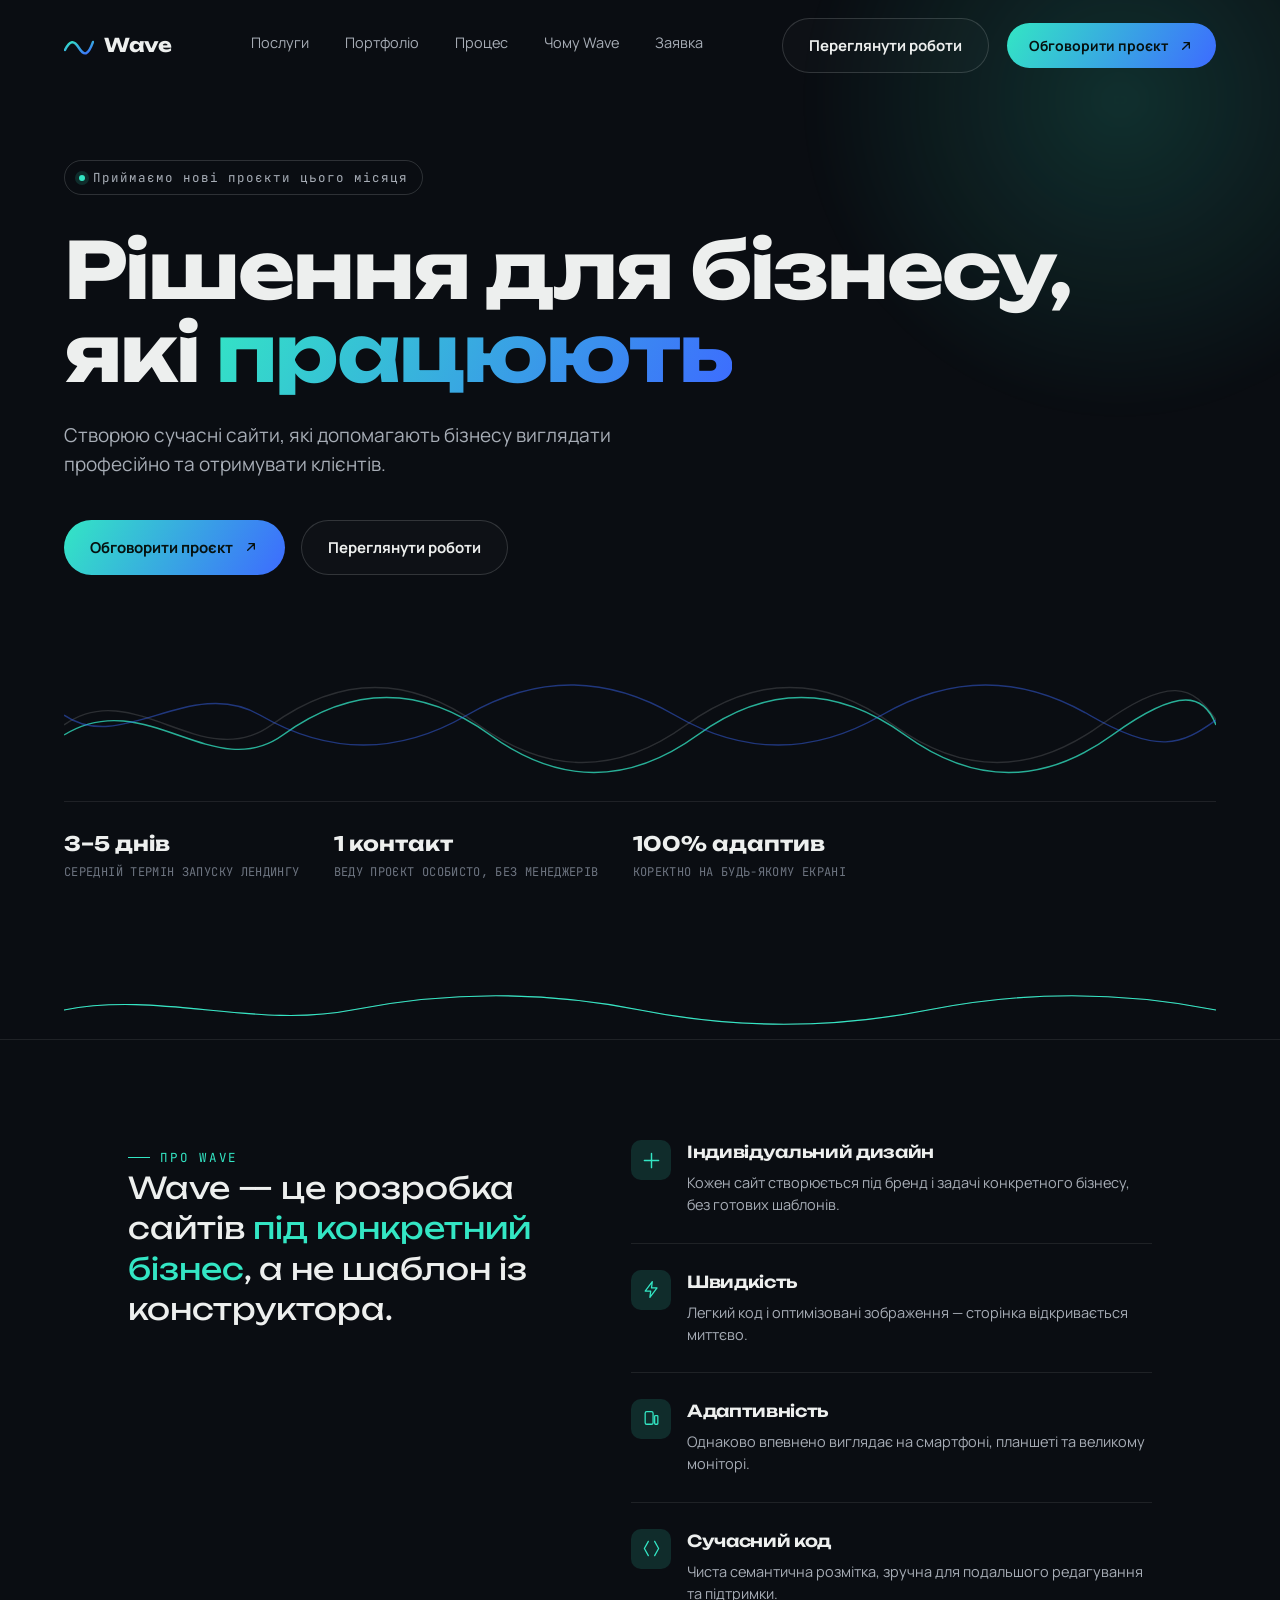
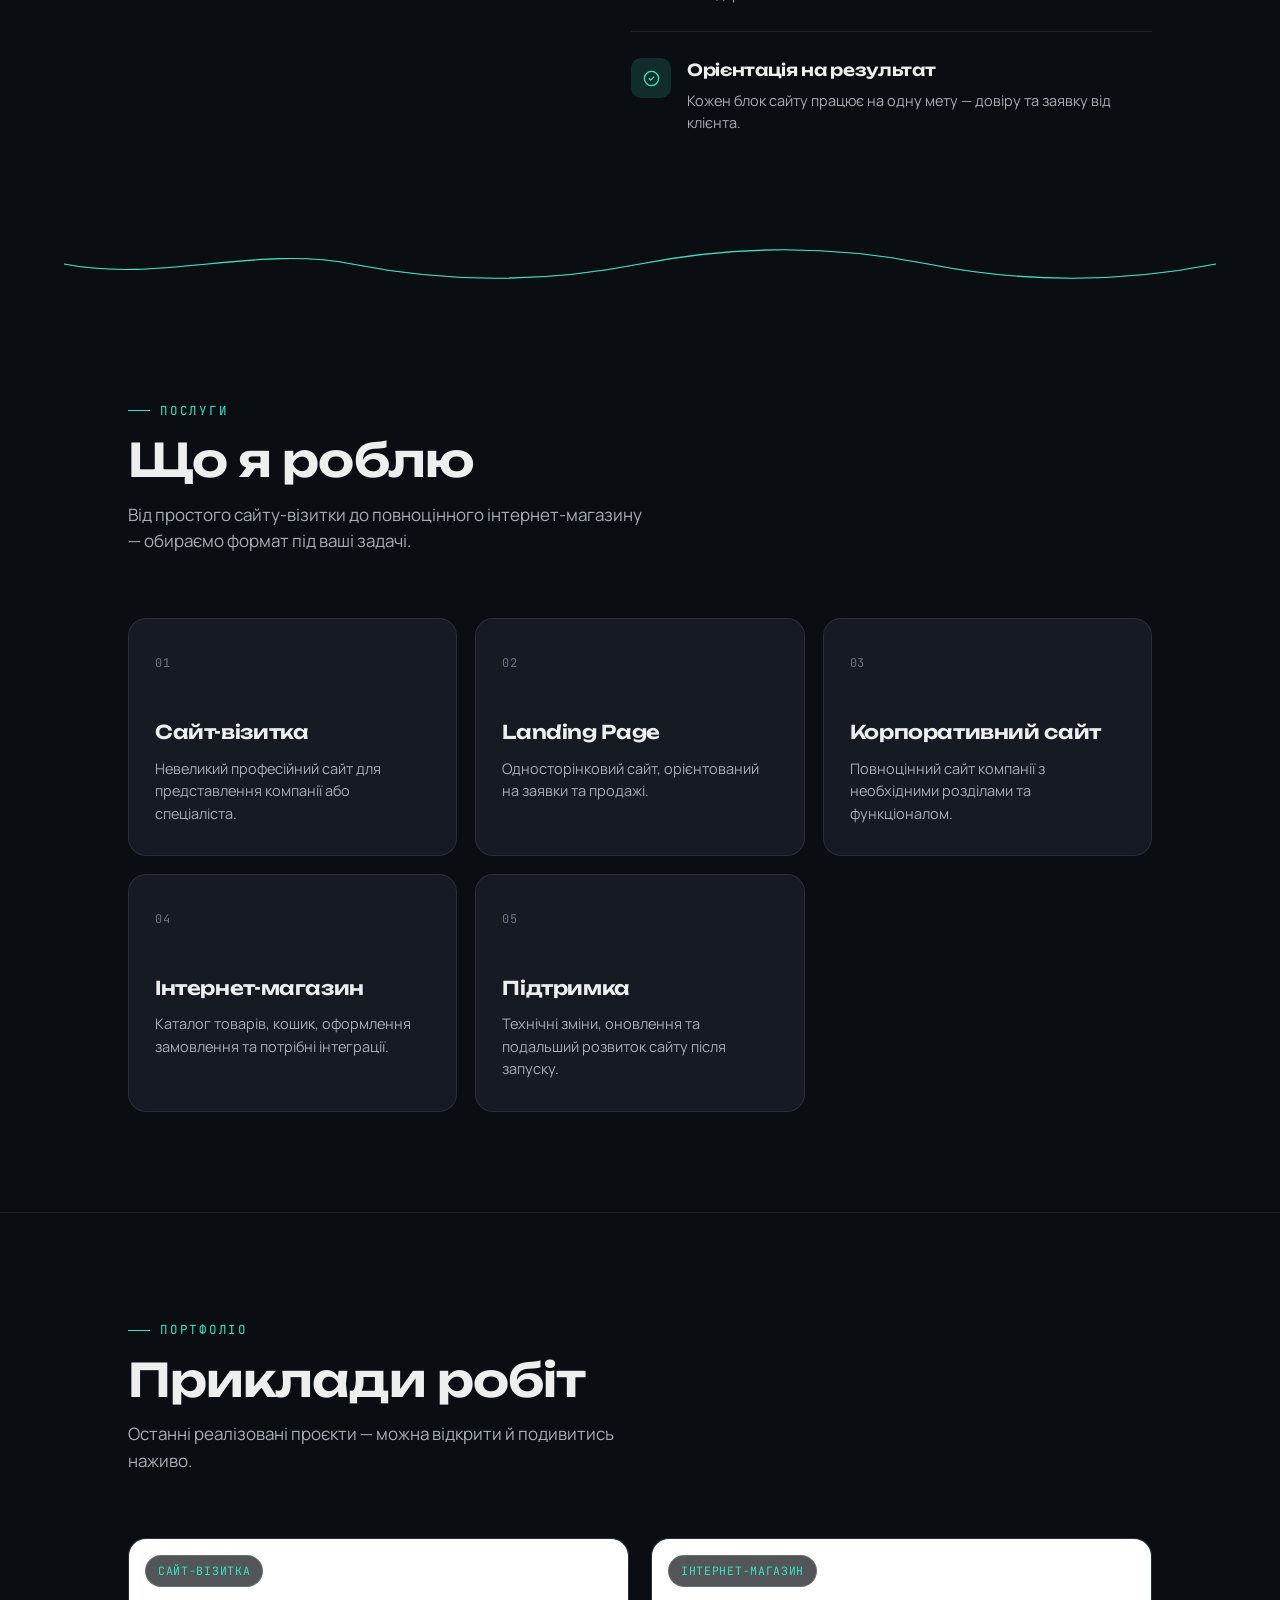
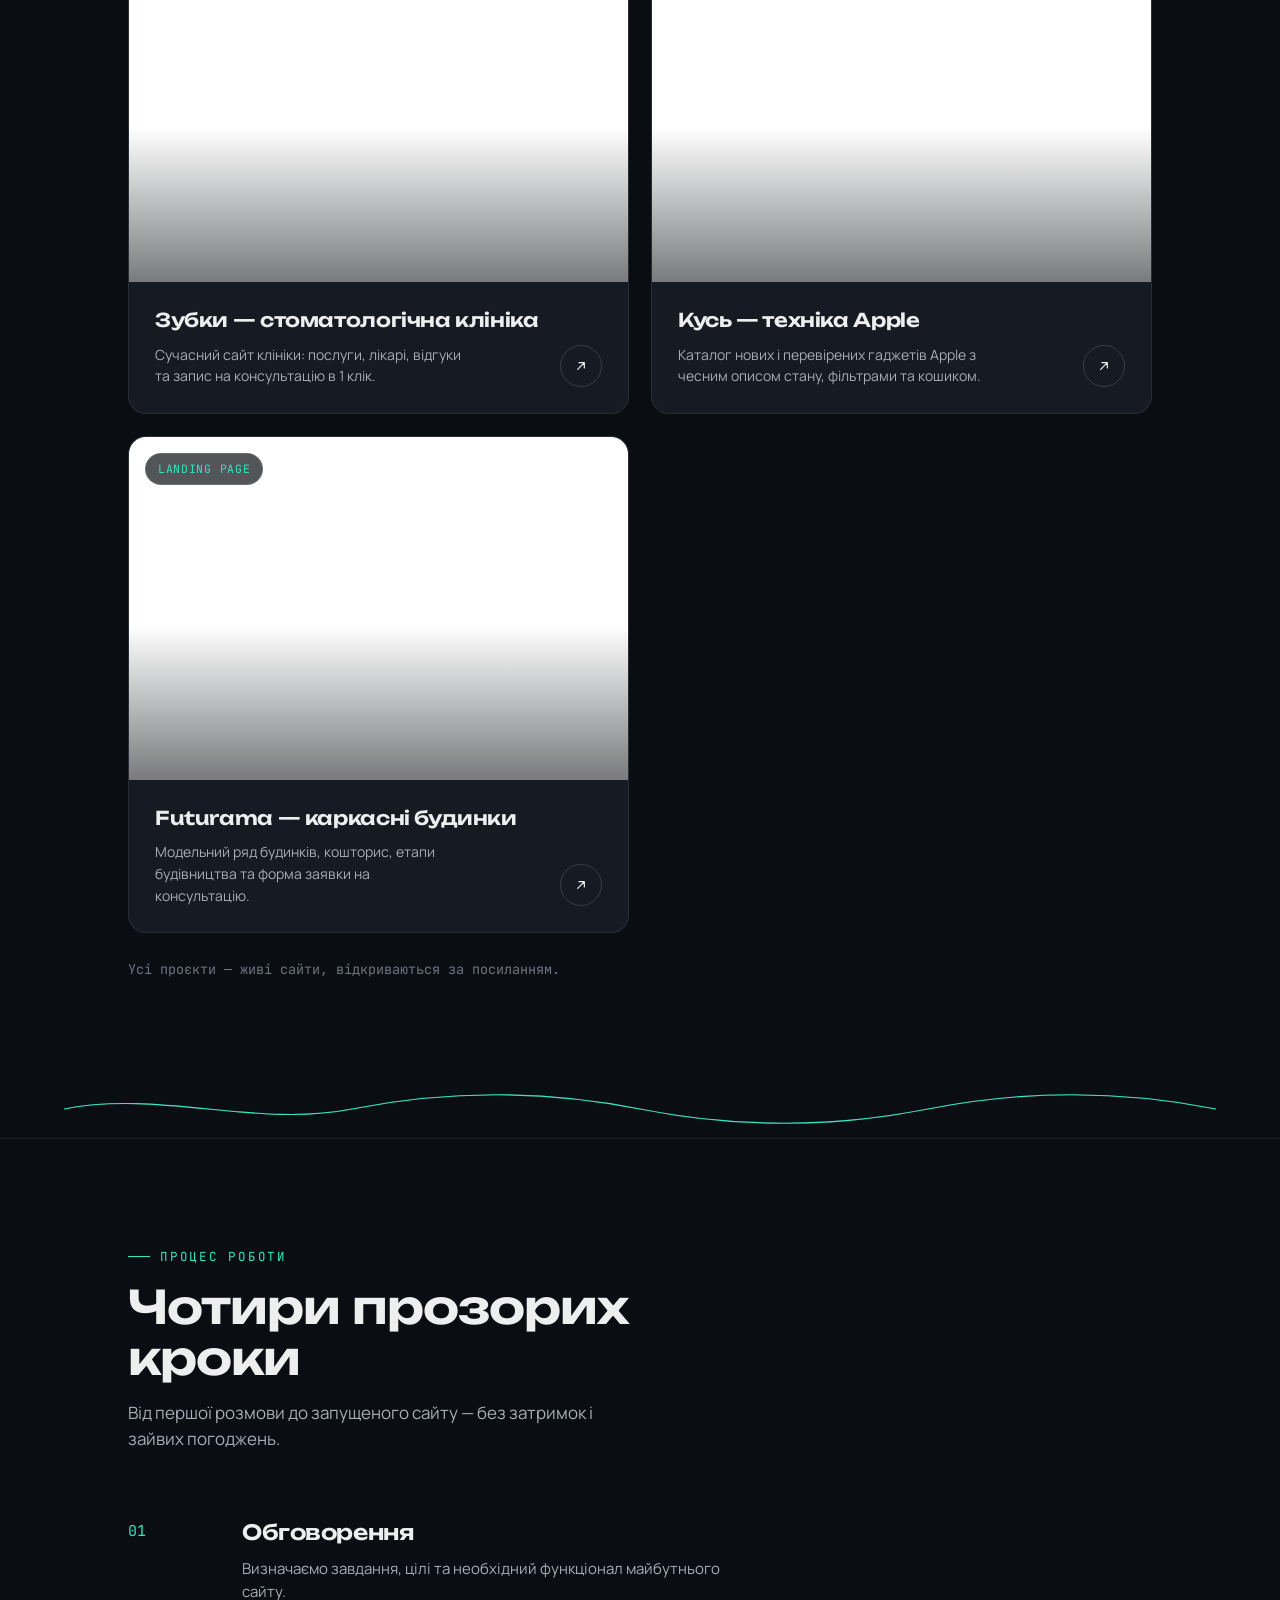
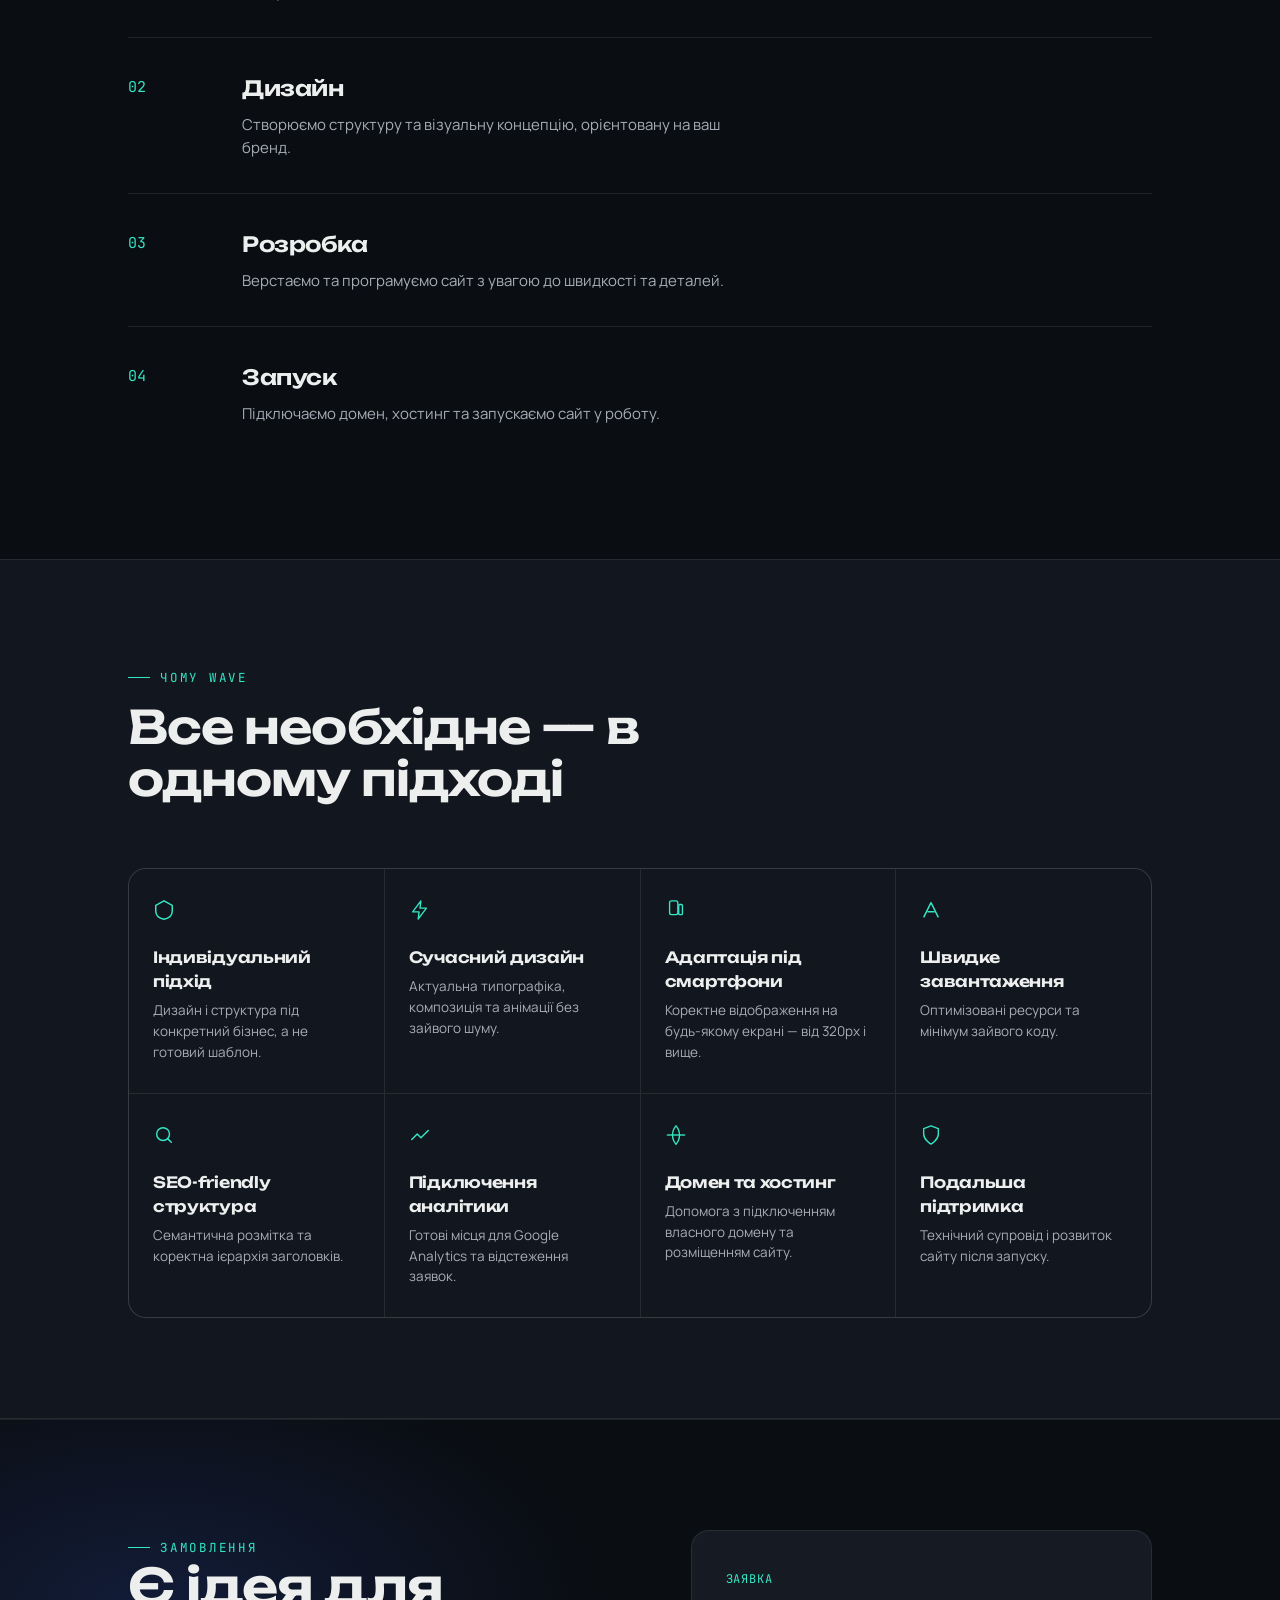
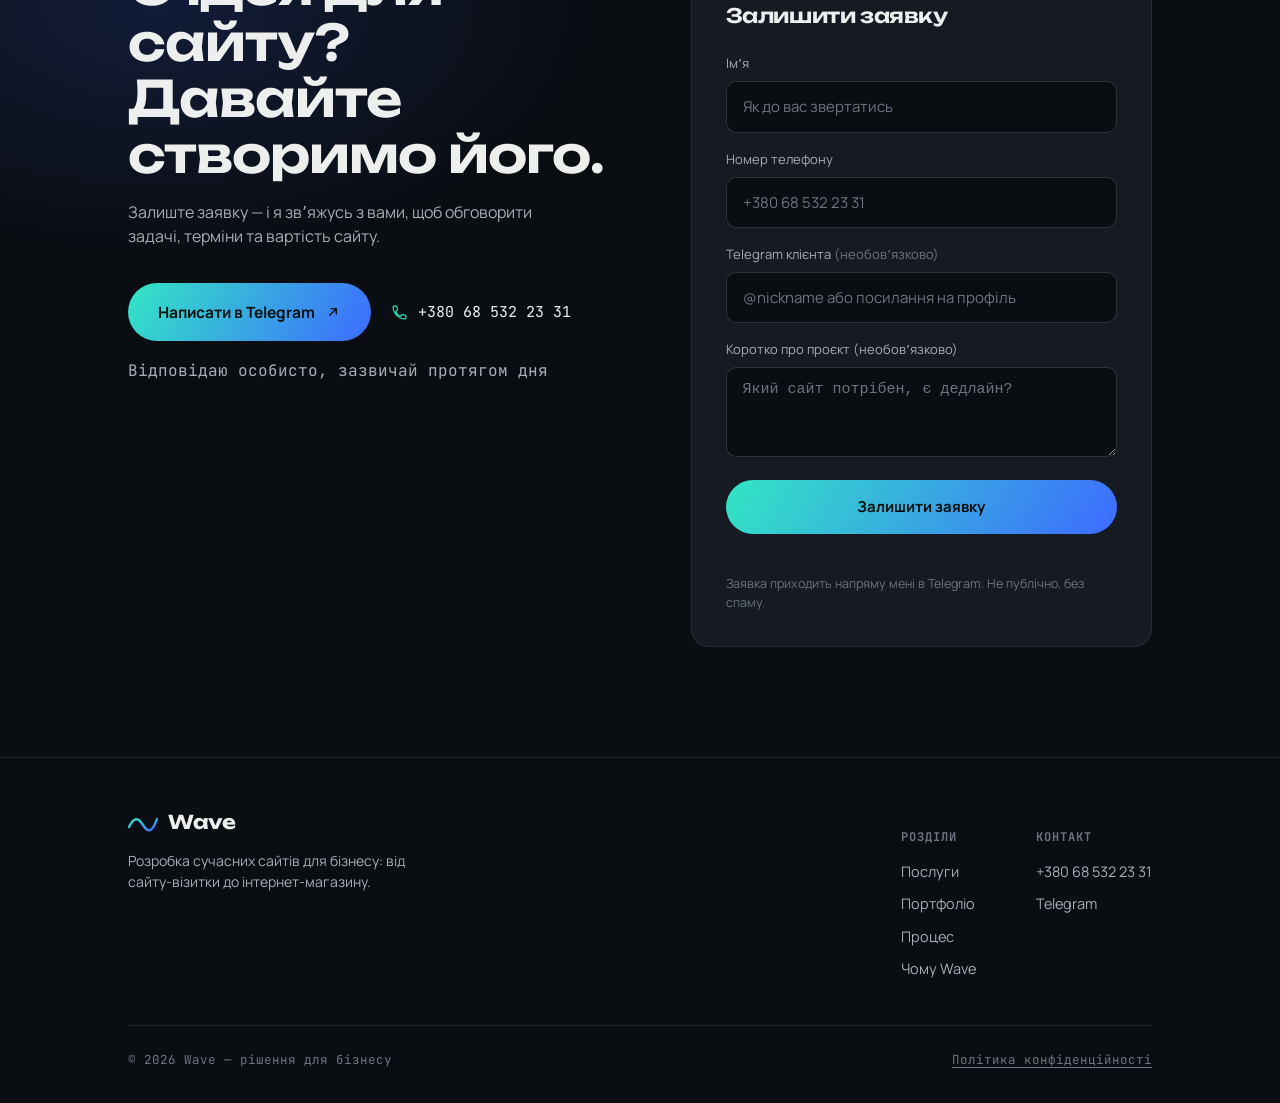
<file: index.html>
<!DOCTYPE html>
<html lang="uk">
<head>
<meta charset="UTF-8">
<meta name="viewport" content="width=device-width, initial-scale=1.0">
<title>Wave — рішення для бізнесу | Розробка сайтів</title>
<meta name="description" content="Wave створює сучасні сайти для бізнесу: сайти-візитки, landing page, корпоративні сайти та інтернет-магазини.">
<meta name="theme-color" content="#0a0d12">
<link rel="canonical" href="https://wavelab.org.ua/">

<!-- Open Graph -->
<meta property="og:type" content="website">
<meta property="og:title" content="Wave — рішення для бізнесу | Розробка сайтів">
<meta property="og:description" content="Wave створює сучасні сайти для бізнесу: сайти-візитки, landing page, корпоративні сайти та інтернет-магазини.">
<meta property="og:image" content="/assets/og-cover.svg">
<meta property="og:url" content="https://wavelab.org.ua/">
<meta property="og:locale" content="uk_UA">
<meta name="twitter:card" content="summary_large_image">
<meta name="twitter:title" content="Wave — рішення для бізнесу | Розробка сайтів">
<meta name="twitter:description" content="Wave створює сучасні сайти для бізнесу: сайти-візитки, landing page, корпоративні сайти та інтернет-магазини.">
<meta name="twitter:image" content="/assets/og-cover.svg">

<link rel="icon" type="image/svg+xml" href="/assets/favicon.svg">
<link rel="icon" type="image/png" sizes="32x32" href="/assets/favicon-32x32.png">
<link rel="icon" type="image/png" sizes="16x16" href="/assets/favicon-16x16.png">
<link rel="alternate icon" href="/assets/favicon.ico">
<link rel="apple-touch-icon" sizes="180x180" href="/assets/apple-touch-icon.png">
<link rel="manifest" href="/assets/site.webmanifest">
<link rel="preconnect" href="https://fonts.googleapis.com">
<link rel="preconnect" href="https://fonts.gstatic.com" crossorigin>
<link href="https://fonts.googleapis.com/css2?family=Unbounded:wght@500;600;700;800&family=Manrope:wght@400;500;600;700;800&family=JetBrains+Mono:wght@400;500&display=swap" rel="stylesheet">
<link rel="stylesheet" href="/css/styles.css">

<!-- Google tag (gtag.js) — Google Analytics 4 (Wave) -->
<script async src="https://www.googletagmanager.com/gtag/js?id=G-TX8NN2SKFG"></script>
<script>
  window.dataLayer = window.dataLayer || [];
  function gtag(){dataLayer.push(arguments);}
  gtag('js', new Date());
  gtag('config', 'G-TX8NN2SKFG');
</script>
</head>
<body>

<!-- Reusable gradient def for logo mark -->
<svg width="0" height="0" style="position:absolute">
  <defs>
    <linearGradient id="brandGradient" x1="0" y1="0" x2="1" y2="1">
      <stop offset="0%" stop-color="#33e6c4"/>
      <stop offset="100%" stop-color="#3d6bff"/>
    </linearGradient>
  </defs>
</svg>

<a href="#main" class="visually-hidden" style="position:absolute;left:-9999px;top:auto;">Перейти до основного контенту</a>

<header class="site-header">
  <a href="#top" class="brand" aria-label="Wave — на головну">
    <svg class="brand-mark" viewBox="0 0 30 20" aria-hidden="true">
      <path d="M1 14 C 6 4, 10 4, 15 12 S 24 20, 29 6"/>
    </svg>
    Wave
  </a>

  <nav class="nav-desktop" aria-label="Основна навігація">
    <a href="#services">Послуги</a>
    <a href="#portfolio">Портфоліо</a>
    <a href="#process">Процес</a>
    <a href="#why">Чому Wave</a>
    <a href="#cta">Заявка</a>
  </nav>

  <div class="header-actions">
    <a class="btn btn-ghost" href="#portfolio">Переглянути роботи</a>
    <a class="btn btn-primary" href="https://t.me/adam_de4" target="_blank" rel="noopener" data-cta-primary>
      <span>Обговорити проєкт</span>
      <svg viewBox="0 0 24 24" fill="none"><path d="M7 17L17 7M17 7H9M17 7V15" stroke="currentColor" stroke-width="2" stroke-linecap="round" stroke-linejoin="round"/></svg>
    </a>
  </div>

  <button class="nav-toggle" aria-label="Відкрити меню" aria-expanded="false" aria-controls="mobileNav">
    <span></span>
  </button>
</header>

<nav class="mobile-nav" id="mobileNav" aria-label="Мобільна навігація">
  <a href="#services">Послуги</a>
  <a href="#portfolio">Портфоліо</a>
  <a href="#process">Процес</a>
  <a href="#why">Чому Wave</a>
  <a href="#cta">Заявка</a>
  <a class="btn btn-primary" href="https://t.me/adam_de4" target="_blank" rel="noopener" data-cta-primary>
    Написати в Telegram
  </a>
</nav>

<main id="main">

  <!-- ============ HERO ============ -->
  <section class="hero" id="top">
    <div class="hero-glow" aria-hidden="true"></div>
    <div class="hero-inner">
      <div class="hero-top">
        <span class="hero-badge" data-load style="--d:0"><span class="dot"></span> Приймаємо нові проєкти цього місяця</span>
      </div>

      <h1 class="hero-title" data-load style="--d:90">Рішення для бізнесу, які <em>працюють</em></h1>
      <p class="hero-sub" data-load style="--d:180">Створюю сучасні сайти, які допомагають бізнесу виглядати професійно та отримувати клієнтів.</p>

      <div class="hero-cta" data-load style="--d:270">
        <a class="btn btn-primary" href="https://t.me/adam_de4" target="_blank" rel="noopener" data-cta-primary data-magnetic>
          <span>Обговорити проєкт</span>
          <svg viewBox="0 0 24 24" fill="none"><path d="M7 17L17 7M17 7H9M17 7V15" stroke="currentColor" stroke-width="2" stroke-linecap="round" stroke-linejoin="round"/></svg>
        </a>
        <a class="btn btn-ghost" href="#portfolio" data-magnetic>Переглянути роботи</a>
      </div>

      <div class="hero-waveform" data-load style="--d:120" aria-hidden="true">
        <svg viewBox="0 0 1000 110" preserveAspectRatio="none">
          <path class="wave-path-3" style="--pd:0" d="M0,60 C 60,10 120,110 180,60 S 300,10 360,60 S 480,110 540,60 S 660,10 720,60 S 840,110 900,60 S 980,20 1000,55"/>
          <path class="wave-path-1" style="--pd:160" d="M0,70 C 70,20 130,120 190,70 S 310,20 370,70 S 490,120 550,70 S 670,20 730,70 S 850,120 910,70 S 990,30 1000,60"/>
          <path class="wave-path-2" style="--pd:320" d="M0,50 C 50,90 110,10 170,50 S 290,90 350,50 S 470,10 530,50 S 650,90 710,50 S 830,10 890,50 S 970,80 1000,55"/>
        </svg>
      </div>

      <div class="hero-stats" data-load style="--d:360">
        <div><strong>3–5 днів</strong><span>СЕРЕДНІЙ ТЕРМІН ЗАПУСКУ ЛЕНДИНГУ</span></div>
        <div><strong>1 контакт</strong><span>ВЕДУ ПРОЄКТ ОСОБИСТО, БЕЗ МЕНЕДЖЕРІВ</span></div>
        <div><strong>100% адаптив</strong><span>КОРЕКТНО НА БУДЬ-ЯКОМУ ЕКРАНІ</span></div>
      </div>
    </div>
  </section>

  <div class="signal-divider" aria-hidden="true">
    <svg viewBox="0 0 1200 46" preserveAspectRatio="none">
      <path d="M0,23 C 100,4 200,42 300,23 S 500,4 600,23 S 800,42 900,23 S 1100,4 1200,23"/>
      <path class="signal-active" d="M0,23 C 100,4 200,42 300,23 S 500,4 600,23 S 800,42 900,23 S 1100,4 1200,23"/>
    </svg>
  </div>

  <!-- ============ ABOUT ============ -->
  <section class="about" id="about">
    <div class="container about-grid">
      <div>
        <span class="eyebrow">Про Wave</span>
        <p class="about-lead" data-reveal>Wave — це розробка сайтів <span class="accent">під конкретний бізнес</span>, а не шаблон із конструктора.</p>
      </div>

      <div class="about-points" data-reveal-group>
        <div class="about-point" data-reveal style="--i:0">
          <span class="about-point-icon"><svg viewBox="0 0 24 24" fill="none"><path d="M12 3v18M3 12h18" stroke="currentColor" stroke-width="1.8" stroke-linecap="round"/></svg></span>
          <div>
            <h4>Індивідуальний дизайн</h4>
            <p>Кожен сайт створюється під бренд і задачі конкретного бізнесу, без готових шаблонів.</p>
          </div>
        </div>
        <div class="about-point" data-reveal style="--i:1">
          <span class="about-point-icon"><svg viewBox="0 0 24 24" fill="none"><path d="M13 2 4 14h7l-1 8 9-12h-7l1-8Z" stroke="currentColor" stroke-width="1.6" stroke-linejoin="round"/></svg></span>
          <div>
            <h4>Швидкість</h4>
            <p>Легкий код і оптимізовані зображення — сторінка відкривається миттєво.</p>
          </div>
        </div>
        <div class="about-point" data-reveal style="--i:2">
          <span class="about-point-icon"><svg viewBox="0 0 24 24" fill="none"><rect x="4" y="2" width="10" height="16" rx="2" stroke="currentColor" stroke-width="1.6"/><rect x="16" y="7" width="4" height="11" rx="1" stroke="currentColor" stroke-width="1.6"/></svg></span>
          <div>
            <h4>Адаптивність</h4>
            <p>Однаково впевнено виглядає на смартфоні, планшеті та великому моніторі.</p>
          </div>
        </div>
        <div class="about-point" data-reveal style="--i:3">
          <span class="about-point-icon"><svg viewBox="0 0 24 24" fill="none"><path d="m8 3-5 9 5 9M16 3l5 9-5 9" stroke="currentColor" stroke-width="1.6" stroke-linecap="round" stroke-linejoin="round"/></svg></span>
          <div>
            <h4>Сучасний код</h4>
            <p>Чиста семантична розмітка, зручна для подальшого редагування та підтримки.</p>
          </div>
        </div>
        <div class="about-point" data-reveal style="--i:4">
          <span class="about-point-icon"><svg viewBox="0 0 24 24" fill="none"><circle cx="12" cy="12" r="9" stroke="currentColor" stroke-width="1.6"/><path d="m9 12 2 2 4-4" stroke="currentColor" stroke-width="1.6" stroke-linecap="round" stroke-linejoin="round"/></svg></span>
          <div>
            <h4>Орієнтація на результат</h4>
            <p>Кожен блок сайту працює на одну мету — довіру та заявку від клієнта.</p>
          </div>
        </div>
      </div>
    </div>
  </section>

  <div class="signal-divider" aria-hidden="true">
    <svg viewBox="0 0 1200 46" preserveAspectRatio="none">
      <path d="M0,23 C 100,42 200,4 300,23 S 500,42 600,23 S 800,4 900,23 S 1100,42 1200,23"/>
      <path class="signal-active" d="M0,23 C 100,42 200,4 300,23 S 500,42 600,23 S 800,4 900,23 S 1100,42 1200,23"/>
    </svg>
  </div>

  <!-- ============ SERVICES ============ -->
  <section class="services" id="services">
    <div class="container">
      <div class="section-head">
        <span class="eyebrow">Послуги</span>
        <h2 data-reveal>Що я роблю</h2>
        <p data-reveal>Від простого сайту-візитки до повноцінного інтернет-магазину — обираємо формат під ваші задачі.</p>
      </div>
      <div class="services-grid" data-services data-reveal-group></div>
    </div>
  </section>

  <!-- ============ PORTFOLIO ============ -->
  <section class="portfolio" id="portfolio">
    <div class="container">
      <div class="section-head">
        <span class="eyebrow">Портфоліо</span>
        <h2 data-reveal>Приклади робіт</h2>
        <p data-reveal>Останні реалізовані проєкти — можна відкрити й подивитись наживо.</p>
      </div>
      <div class="portfolio-grid" data-portfolio data-reveal-group></div>
      <p class="portfolio-note">Усі проєкти — живі сайти, відкриваються за посиланням.</p>
    </div>
  </section>

  <div class="signal-divider" aria-hidden="true">
    <svg viewBox="0 0 1200 46" preserveAspectRatio="none">
      <path d="M0,23 C 100,4 200,42 300,23 S 500,4 600,23 S 800,42 900,23 S 1100,4 1200,23"/>
      <path class="signal-active" d="M0,23 C 100,4 200,42 300,23 S 500,4 600,23 S 800,42 900,23 S 1100,4 1200,23"/>
    </svg>
  </div>

  <!-- ============ PROCESS ============ -->
  <section class="process" id="process">
    <div class="container">
      <div class="section-head">
        <span class="eyebrow">Процес роботи</span>
        <h2 data-reveal>Чотири прозорих кроки</h2>
        <p data-reveal>Від першої розмови до запущеного сайту — без затримок і зайвих погоджень.</p>
      </div>

      <div class="process-list" data-reveal-group>
        <div class="process-step" data-reveal style="--i:0">
          <span class="process-num">01</span>
          <div class="process-body">
            <h3>Обговорення</h3>
            <p>Визначаємо завдання, цілі та необхідний функціонал майбутнього сайту.</p>
          </div>
        </div>
        <div class="process-step" data-reveal style="--i:1">
          <span class="process-num">02</span>
          <div class="process-body">
            <h3>Дизайн</h3>
            <p>Створюємо структуру та візуальну концепцію, орієнтовану на ваш бренд.</p>
          </div>
        </div>
        <div class="process-step" data-reveal style="--i:2">
          <span class="process-num">03</span>
          <div class="process-body">
            <h3>Розробка</h3>
            <p>Верстаємо та програмуємо сайт з увагою до швидкості та деталей.</p>
          </div>
        </div>
        <div class="process-step" data-reveal style="--i:3">
          <span class="process-num">04</span>
          <div class="process-body">
            <h3>Запуск</h3>
            <p>Підключаємо домен, хостинг та запускаємо сайт у роботу.</p>
          </div>
        </div>
      </div>
    </div>
  </section>

  <!-- ============ WHY WAVE ============ -->
  <section class="advantages" id="why">
    <div class="container">
      <div class="section-head">
        <span class="eyebrow">Чому Wave</span>
        <h2 data-reveal>Все необхідне — в одному підході</h2>
      </div>

      <div class="advantages-grid" data-reveal-group>
        <div class="advantage-item" data-reveal style="--i:0">
          <svg viewBox="0 0 24 24" fill="none"><path d="M12 2 3 7v6c0 5 4 8 9 9 5-1 9-4 9-9V7l-9-5Z" stroke="currentColor" stroke-width="1.6" stroke-linejoin="round"/></svg>
          <h4>Індивідуальний підхід</h4>
          <p>Дизайн і структура під конкретний бізнес, а не готовий шаблон.</p>
        </div>
        <div class="advantage-item" data-reveal style="--i:1">
          <svg viewBox="0 0 24 24" fill="none"><path d="M13 2 4 14h7l-1 8 9-12h-7l1-8Z" stroke="currentColor" stroke-width="1.5" stroke-linejoin="round"/></svg>
          <h4>Сучасний дизайн</h4>
          <p>Актуальна типографіка, композиція та анімації без зайвого шуму.</p>
        </div>
        <div class="advantage-item" data-reveal style="--i:2">
          <svg viewBox="0 0 24 24" fill="none"><rect x="5" y="2" width="9" height="15" rx="2" stroke="currentColor" stroke-width="1.5"/><rect x="15" y="6" width="4" height="11" rx="1" stroke="currentColor" stroke-width="1.5"/></svg>
          <h4>Адаптація під смартфони</h4>
          <p>Коректне відображення на будь-якому екрані — від 320px і вище.</p>
        </div>
        <div class="advantage-item" data-reveal style="--i:3">
          <svg viewBox="0 0 24 24" fill="none"><path d="M4 20 12 4l8 16" stroke="currentColor" stroke-width="1.6" stroke-linejoin="round"/><path d="M8 14h8" stroke="currentColor" stroke-width="1.6"/></svg>
          <h4>Швидке завантаження</h4>
          <p>Оптимізовані ресурси та мінімум зайвого коду.</p>
        </div>
        <div class="advantage-item" data-reveal style="--i:4">
          <svg viewBox="0 0 24 24" fill="none"><circle cx="11" cy="11" r="7" stroke="currentColor" stroke-width="1.6"/><path d="m20 20-3.5-3.5" stroke="currentColor" stroke-width="1.6" stroke-linecap="round"/></svg>
          <h4>SEO-friendly структура</h4>
          <p>Семантична розмітка та коректна ієрархія заголовків.</p>
        </div>
        <div class="advantage-item" data-reveal style="--i:5">
          <svg viewBox="0 0 24 24" fill="none"><path d="M3 17 9 11l4 4 8-8" stroke="currentColor" stroke-width="1.6" stroke-linecap="round" stroke-linejoin="round"/></svg>
          <h4>Підключення аналітики</h4>
          <p>Готові місця для Google Analytics та відстеження заявок.</p>
        </div>
        <div class="advantage-item" data-reveal style="--i:6">
          <svg viewBox="0 0 24 24" fill="none"><path d="M12 2a15 15 0 0 1 0 20 15 15 0 0 1 0-20Z" stroke="currentColor" stroke-width="1.5"/><path d="M2 12h20" stroke="currentColor" stroke-width="1.5"/></svg>
          <h4>Домен та хостинг</h4>
          <p>Допомога з підключенням власного домену та розміщенням сайту.</p>
        </div>
        <div class="advantage-item" data-reveal style="--i:7">
          <svg viewBox="0 0 24 24" fill="none"><path d="M12 22s8-4.5 8-11V5l-8-3-8 3v6c0 6.5 8 11 8 11Z" stroke="currentColor" stroke-width="1.5" stroke-linejoin="round"/></svg>
          <h4>Подальша підтримка</h4>
          <p>Технічний супровід і розвиток сайту після запуску.</p>
        </div>
      </div>
    </div>
  </section>

  <!-- ============ CTA / ORDER ============ -->
  <section class="cta-section" id="cta">
    <div class="cta-glow" aria-hidden="true"></div>
    <div class="container cta-grid">
      <div class="cta-text">
        <span class="eyebrow">Замовлення</span>
        <h2 data-reveal>Є ідея для сайту?<br>Давайте створимо його.</h2>
        <p data-reveal>Залиште заявку — і я звʼяжусь з вами, щоб обговорити задачі, терміни та вартість сайту.</p>

        <div class="cta-actions" data-reveal>
          <a class="btn btn-primary" href="https://t.me/adam_de4" target="_blank" rel="noopener" data-cta-primary data-magnetic>
            <span>Написати в Telegram</span>
            <svg viewBox="0 0 24 24" fill="none"><path d="M7 17L17 7M17 7H9M17 7V15" stroke="currentColor" stroke-width="2" stroke-linecap="round" stroke-linejoin="round"/></svg>
          </a>
          <a class="cta-phone" href="tel:+380685322331">
            <svg viewBox="0 0 24 24" fill="none"><path d="M6.6 10.8c1.4 2.8 3.8 5.1 6.6 6.6l2.2-2.2c.3-.3.7-.4 1-.2 1.1.4 2.3.6 3.6.6.6 0 1 .4 1 1V20c0 .6-.4 1-1 1C10.6 21 3 13.4 3 4c0-.6.4-1 1-1h3.4c.6 0 1 .4 1 1 0 1.3.2 2.5.6 3.6.1.4 0 .8-.2 1L6.6 10.8Z" stroke="currentColor" stroke-width="1.6" stroke-linejoin="round"/></svg>
            +380 68 532 23 31
          </a>
        </div>

        <p class="cta-hint">Відповідаю особисто, зазвичай протягом дня</p>
      </div>

      <form class="lead-form" data-lead-form novalidate>
        <div class="lead-form-head">
          <span>Заявка</span>
          <h3>Залишити заявку</h3>
        </div>

        <div class="field">
          <label for="leadName">Імʼя</label>
          <input type="text" id="leadName" name="name" placeholder="Як до вас звертатись" autocomplete="name" required>
        </div>

        <div class="field">
          <label for="leadPhone">Номер телефону</label>
          <input type="tel" id="leadPhone" name="phone" placeholder="+380 68 532 23 31" autocomplete="tel" inputmode="tel" maxlength="17" title="Формат: +380XXXXXXXXX або 0XXXXXXXXX" required>
          <p class="field-error" data-phone-error></p>
        </div>

        <div class="field">
          <label for="leadTelegram">Telegram клієнта <span class="field-optional">(необовʼязково)</span></label>
          <input type="text" id="leadTelegram" name="telegram" placeholder="@nickname або посилання на профіль" autocomplete="off">
        </div>

        <div class="field">
          <label for="leadMessage">Коротко про проєкт (необовʼязково)</label>
          <textarea id="leadMessage" name="message" placeholder="Який сайт потрібен, є дедлайн?"></textarea>
        </div>

        <button class="btn btn-primary btn-block" type="submit" data-form-submit data-magnetic>
          <span>Залишити заявку</span>
        </button>

        <p class="form-status" data-form-status role="status" aria-live="polite"></p>
        <p class="lead-form-note">Заявка приходить напряму мені в Telegram. Не публічно, без спаму.</p>
      </form>
    </div>
  </section>

</main>

<footer class="site-footer">
  <div class="container">
    <div class="footer-top">
      <div class="footer-brand">
        <a href="#top" class="brand" aria-label="Wave — на головну">
          <svg class="brand-mark" viewBox="0 0 30 20" aria-hidden="true">
            <path d="M1 14 C 6 4, 10 4, 15 12 S 24 20, 29 6"/>
          </svg>
          Wave
        </a>
        <p>Розробка сучасних сайтів для бізнесу: від сайту-візитки до інтернет-магазину.</p>
      </div>

      <div class="footer-links">
        <div class="footer-col">
          <h5>Розділи</h5>
          <a href="#services">Послуги</a>
          <a href="#portfolio">Портфоліо</a>
          <a href="#process">Процес</a>
          <a href="#why">Чому Wave</a>
        </div>
        <div class="footer-col">
          <h5>Контакт</h5>
          <a href="tel:+380685322331">+380 68 532 23 31</a>
          <a href="https://t.me/adam_de4" target="_blank" rel="noopener" data-cta-primary>Telegram</a>
        </div>
      </div>
    </div>

    <div class="footer-bottom">
      <span>© <span data-year>2026</span> Wave — рішення для бізнесу</span>
      <a href="/privacy.html" style="color: inherit; text-decoration: underline; text-underline-offset: 3px;">Політика конфіденційності</a>
    </div>
  </div>
</footer>

<script src="/js/data.js"></script>
<script src="/js/telegram-config.js"></script>
<script src="/js/main.js"></script>
<script src="/js/lead-form.js"></script>
</body>
</html>
</file>
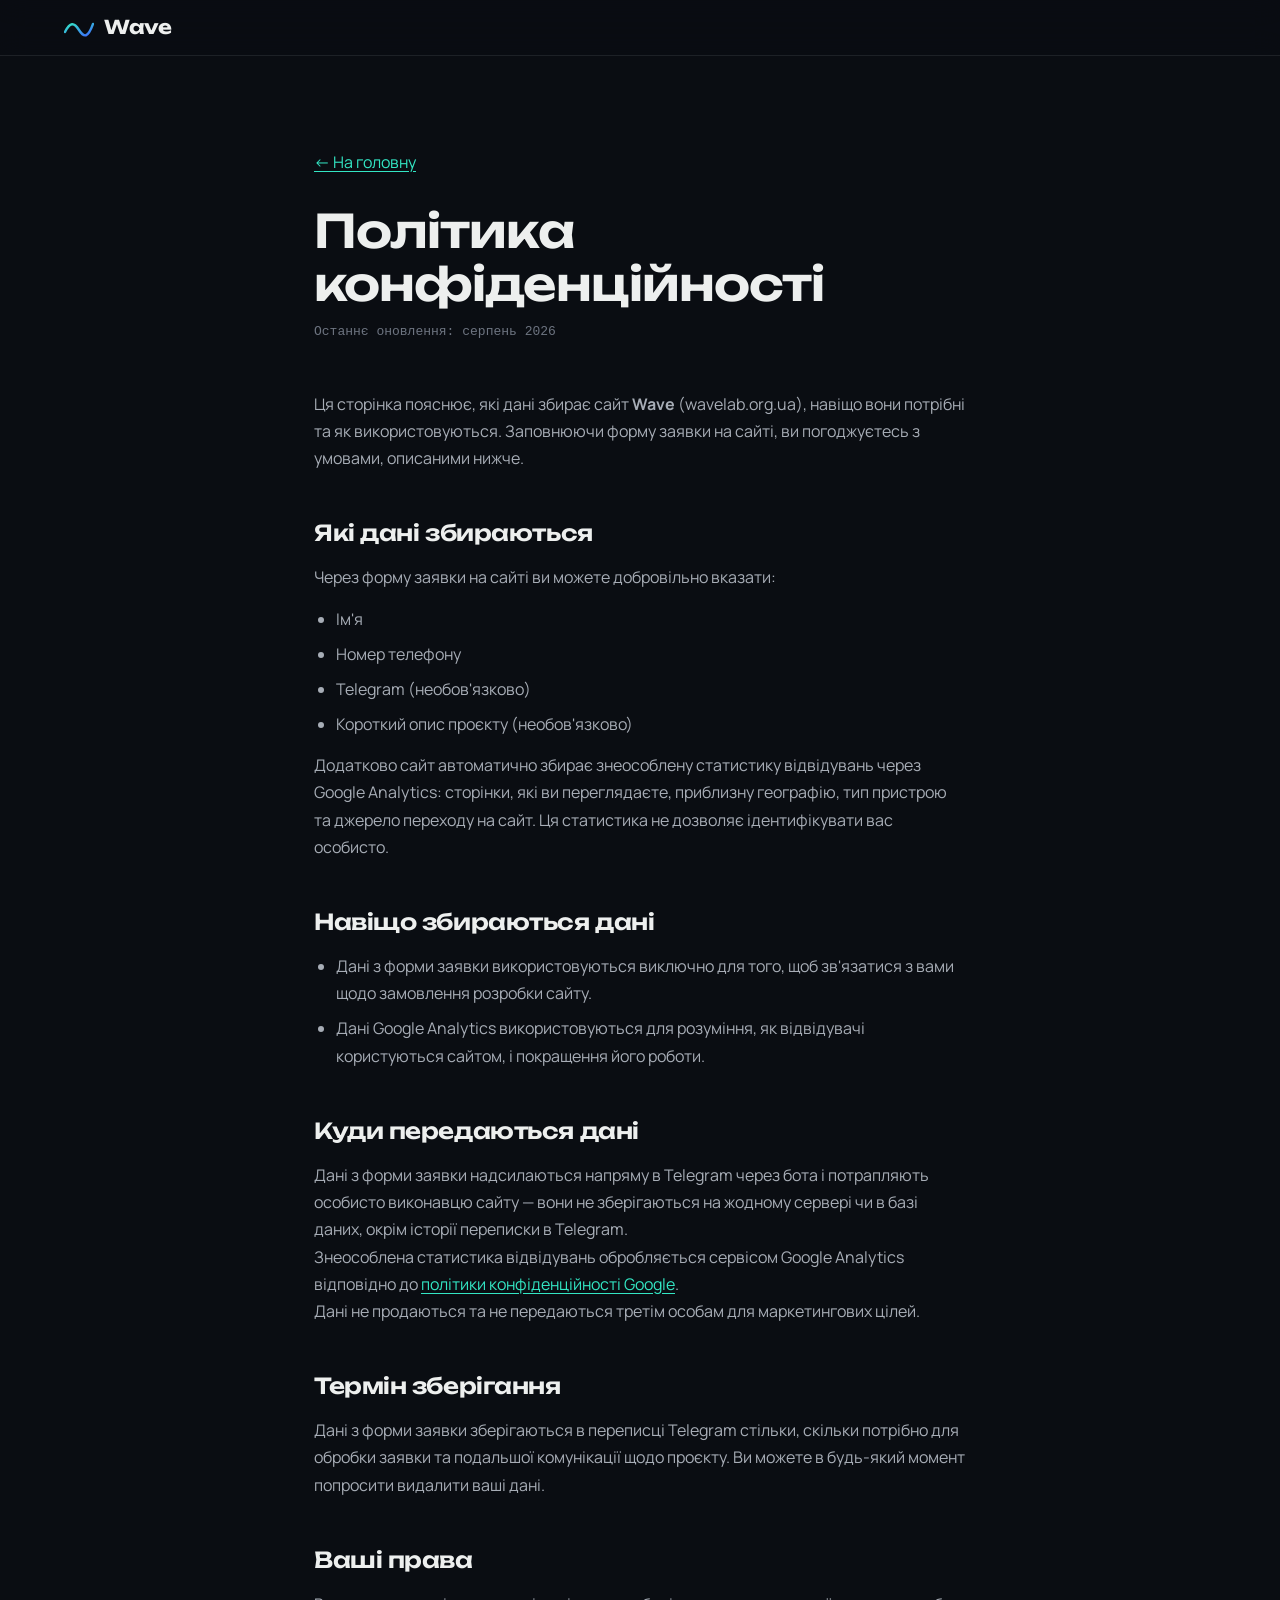
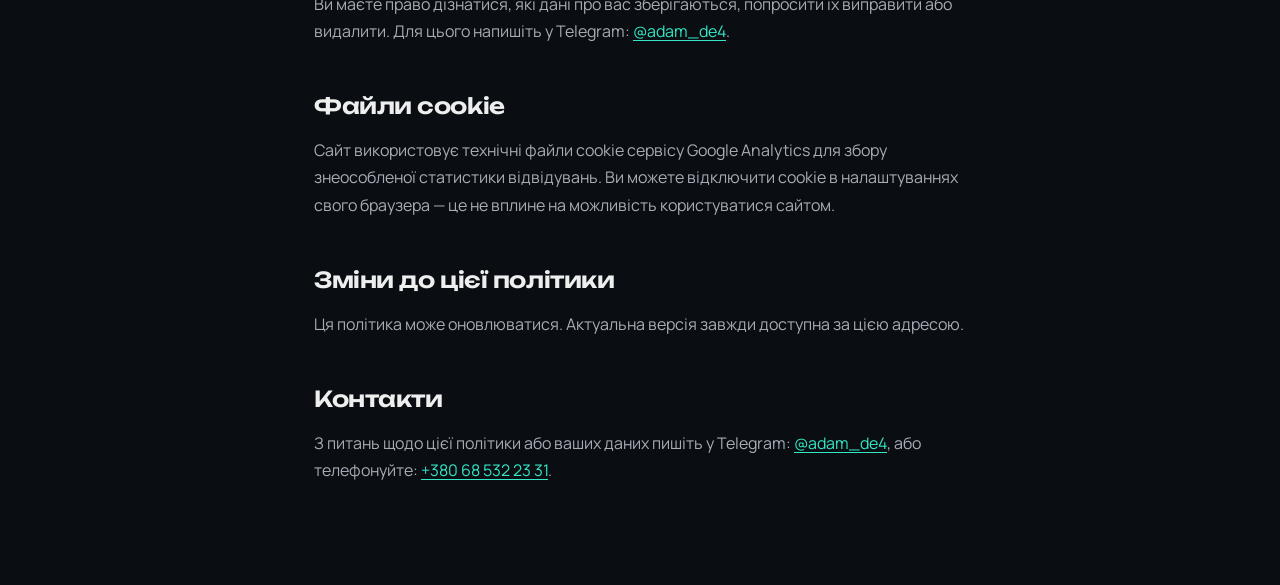
<file: privacy.html>
<!DOCTYPE html>
<html lang="uk">
<head>
<meta charset="UTF-8">
<meta name="viewport" content="width=device-width, initial-scale=1.0">
<title>Політика конфіденційності | Wave</title>
<meta name="description" content="Політика конфіденційності сайту Wave — які дані збираються через форму заявки та Google Analytics, як вони використовуються.">
<link rel="canonical" href="https://wavelab.org.ua/privacy.html">
<link rel="icon" type="image/svg+xml" href="/assets/favicon.svg">
<link rel="icon" type="image/png" sizes="32x32" href="/assets/favicon-32x32.png">
<link rel="icon" type="image/png" sizes="16x16" href="/assets/favicon-16x16.png">
<link rel="alternate icon" href="/assets/favicon.ico">
<link rel="apple-touch-icon" sizes="180x180" href="/assets/apple-touch-icon.png">
<link rel="manifest" href="/assets/site.webmanifest">
<link rel="preconnect" href="https://fonts.googleapis.com">
<link rel="preconnect" href="https://fonts.gstatic.com" crossorigin>
<link href="https://fonts.googleapis.com/css2?family=Unbounded:wght@500;600;700&family=Manrope:wght@400;500;600;700&display=swap" rel="stylesheet">
<link rel="stylesheet" href="/css/styles.css">

<!-- Google tag (gtag.js) — Google Analytics 4 (Wave) -->
<script async src="https://www.googletagmanager.com/gtag/js?id=G-TX8NN2SKFG"></script>
<script>
  window.dataLayer = window.dataLayer || [];
  function gtag(){dataLayer.push(arguments);}
  gtag('js', new Date());
  gtag('config', 'G-TX8NN2SKFG');
</script>

<style>
  .legal {
    padding: 150px var(--gutter) 100px;
    max-width: 780px;
    margin-inline: auto;
  }
  .legal h1 {
    font-size: clamp(30px, 5vw, 46px);
    line-height: 1.15;
    margin-bottom: 10px;
  }
  .legal .updated {
    font-family: var(--f-mono);
    font-size: 13px;
    color: var(--graphite);
    margin-bottom: 48px;
  }
  .legal h2 {
    font-size: 22px;
    margin-top: 44px;
    margin-bottom: 14px;
  }
  .legal p, .legal li {
    color: var(--foam-dim);
    font-size: 16px;
    line-height: 1.7;
  }
  .legal ul {
    margin: 14px 0;
    padding-left: 22px;
    list-style: disc;
  }
  .legal li { margin-bottom: 8px; }
  .legal a { color: var(--wave); text-decoration: underline; text-underline-offset: 3px; }
  .legal .back {
    display: inline-block;
    margin-bottom: 30px;
  }
</style>
</head>
<body>

<svg width="0" height="0" style="position:absolute">
  <defs>
    <linearGradient id="brandGradient" x1="0" y1="0" x2="1" y2="1">
      <stop offset="0%" stop-color="#33e6c4"/>
      <stop offset="100%" stop-color="#3d6bff"/>
    </linearGradient>
  </defs>
</svg>

<header class="site-header is-scrolled" style="position:absolute;">
  <a href="/" class="brand" aria-label="Wave — на головну">
    <svg class="brand-mark" viewBox="0 0 30 20" aria-hidden="true">
      <path d="M1 14 C 6 4, 10 4, 15 12 S 24 20, 29 6"/>
    </svg>
    Wave
  </a>
</header>

<main class="legal">
  <a class="back" href="/">← На головну</a>

  <h1>Політика конфіденційності</h1>
  <p class="updated">Останнє оновлення: серпень 2026</p>

  <p>Ця сторінка пояснює, які дані збирає сайт <strong>Wave</strong> (wavelab.org.ua), навіщо вони потрібні та як використовуються. Заповнюючи форму заявки на сайті, ви погоджуєтесь з умовами, описаними нижче.</p>

  <h2>Які дані збираються</h2>
  <p>Через форму заявки на сайті ви можете добровільно вказати:</p>
  <ul>
    <li>Ім'я</li>
    <li>Номер телефону</li>
    <li>Telegram (необов'язково)</li>
    <li>Короткий опис проєкту (необов'язково)</li>
  </ul>
  <p>Додатково сайт автоматично збирає знеособлену статистику відвідувань через Google Analytics: сторінки, які ви переглядаєте, приблизну географію, тип пристрою та джерело переходу на сайт. Ця статистика не дозволяє ідентифікувати вас особисто.</p>

  <h2>Навіщо збираються дані</h2>
  <ul>
    <li>Дані з форми заявки використовуються виключно для того, щоб зв'язатися з вами щодо замовлення розробки сайту.</li>
    <li>Дані Google Analytics використовуються для розуміння, як відвідувачі користуються сайтом, і покращення його роботи.</li>
  </ul>

  <h2>Куди передаються дані</h2>
  <p>Дані з форми заявки надсилаються напряму в Telegram через бота і потрапляють особисто виконавцю сайту — вони не зберігаються на жодному сервері чи в базі даних, окрім історії переписки в Telegram.</p>
  <p>Знеособлена статистика відвідувань обробляється сервісом Google Analytics відповідно до <a href="https://policies.google.com/privacy" target="_blank" rel="noopener">політики конфіденційності Google</a>.</p>
  <p>Дані не продаються та не передаються третім особам для маркетингових цілей.</p>

  <h2>Термін зберігання</h2>
  <p>Дані з форми заявки зберігаються в переписці Telegram стільки, скільки потрібно для обробки заявки та подальшої комунікації щодо проєкту. Ви можете в будь-який момент попросити видалити ваші дані.</p>

  <h2>Ваші права</h2>
  <p>Ви маєте право дізнатися, які дані про вас зберігаються, попросити їх виправити або видалити. Для цього напишіть у Telegram: <a href="https://t.me/adam_de4" target="_blank" rel="noopener">@adam_de4</a>.</p>

  <h2>Файли cookie</h2>
  <p>Сайт використовує технічні файли cookie сервісу Google Analytics для збору знеособленої статистики відвідувань. Ви можете відключити cookie в налаштуваннях свого браузера — це не вплине на можливість користуватися сайтом.</p>

  <h2>Зміни до цієї політики</h2>
  <p>Ця політика може оновлюватися. Актуальна версія завжди доступна за цією адресою.</p>

  <h2>Контакти</h2>
  <p>З питань щодо цієї політики або ваших даних пишіть у Telegram: <a href="https://t.me/adam_de4" target="_blank" rel="noopener">@adam_de4</a>, або телефонуйте: <a href="tel:+380685322331">+380 68 532 23 31</a>.</p>
</main>

</body>
</html>
</file>
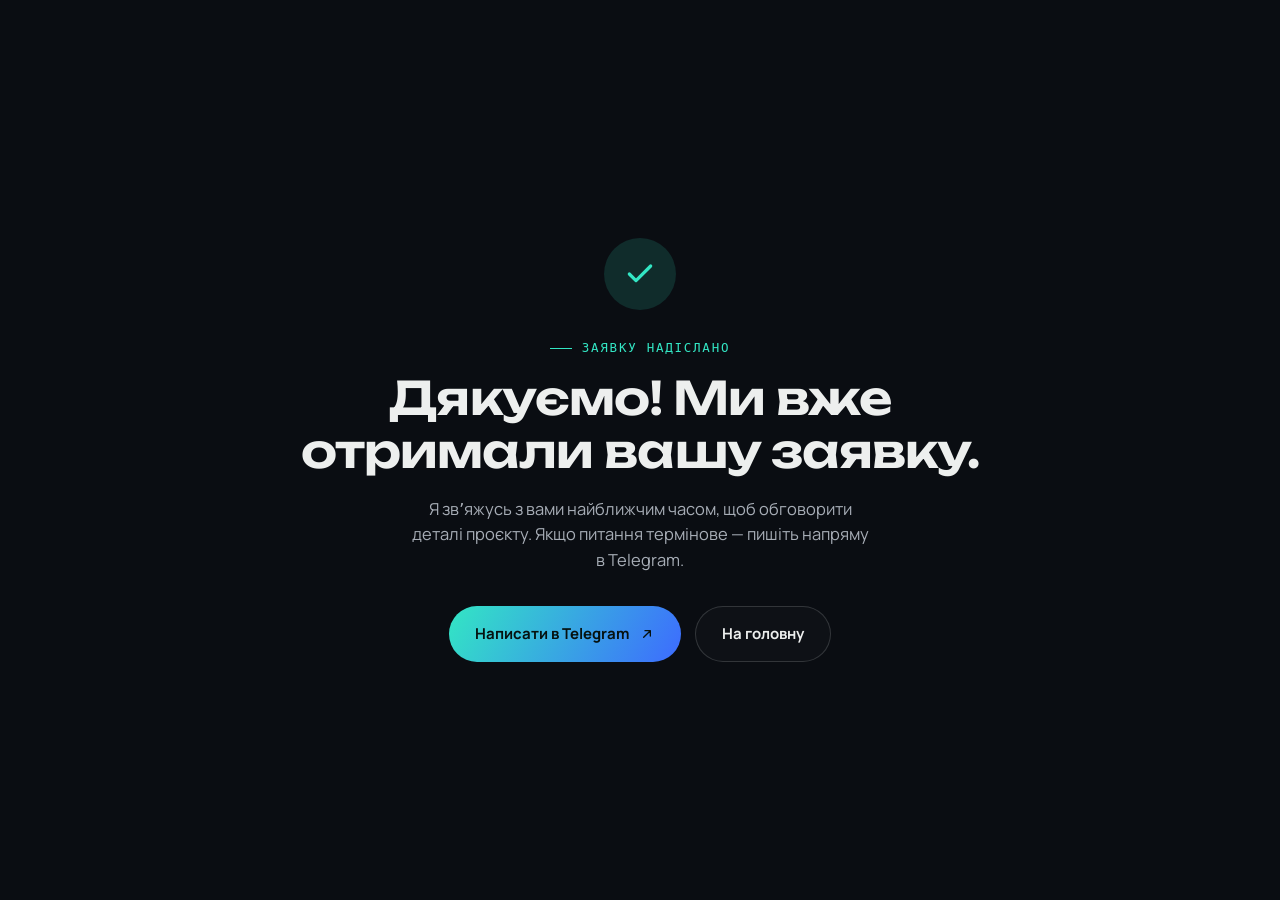
<file: thanks.html>
<!DOCTYPE html>
<html lang="uk">
<head>
<meta charset="UTF-8">
<meta name="viewport" content="width=device-width, initial-scale=1.0">
<title>Дякуємо за заявку | Wave</title>
<meta name="robots" content="noindex">
<link rel="icon" type="image/svg+xml" href="/assets/favicon.svg">
<link rel="icon" type="image/png" sizes="32x32" href="/assets/favicon-32x32.png">
<link rel="icon" type="image/png" sizes="16x16" href="/assets/favicon-16x16.png">
<link rel="alternate icon" href="/assets/favicon.ico">
<link rel="apple-touch-icon" sizes="180x180" href="/assets/apple-touch-icon.png">
<link rel="preconnect" href="https://fonts.googleapis.com">
<link rel="preconnect" href="https://fonts.gstatic.com" crossorigin>
<link href="https://fonts.googleapis.com/css2?family=Unbounded:wght@600;700&family=Manrope:wght@400;500;600&display=swap" rel="stylesheet">
<link rel="stylesheet" href="/css/styles.css">

<!-- Google tag (gtag.js) — Google Analytics 4 (Wave) -->
<script async src="https://www.googletagmanager.com/gtag/js?id=G-TX8NN2SKFG"></script>
<script>
  window.dataLayer = window.dataLayer || [];
  function gtag(){dataLayer.push(arguments);}
  gtag('js', new Date());
  gtag('config', 'G-TX8NN2SKFG');
</script>

<style>
  .thanks {
    min-height: 100vh;
    display: flex;
    flex-direction: column;
    align-items: center;
    justify-content: center;
    text-align: center;
    padding: 40px var(--gutter);
  }
  .thanks-icon {
    width: 72px;
    height: 72px;
    border-radius: 50%;
    background: var(--wave-dim);
    display: flex;
    align-items: center;
    justify-content: center;
    margin-bottom: 28px;
  }
  .thanks-icon svg { width: 32px; height: 32px; color: var(--wave); }
  .thanks span.eyebrow { justify-content: center; margin-bottom: 14px; }
  .thanks h1 {
    font-size: clamp(30px, 5vw, 46px);
    line-height: 1.15;
    max-width: 18ch;
  }
  .thanks p {
    margin-top: 18px;
    color: var(--foam-dim);
    font-size: 16.5px;
    max-width: 46ch;
  }
  .thanks-actions {
    margin-top: 34px;
    display: flex;
    flex-wrap: wrap;
    gap: 14px;
    justify-content: center;
  }
</style>
</head>
<body>

<svg width="0" height="0" style="position:absolute">
  <defs>
    <linearGradient id="brandGradient" x1="0" y1="0" x2="1" y2="1">
      <stop offset="0%" stop-color="#33e6c4"/>
      <stop offset="100%" stop-color="#3d6bff"/>
    </linearGradient>
  </defs>
</svg>

<div class="thanks">
  <div class="thanks-icon" aria-hidden="true">
    <svg viewBox="0 0 24 24" fill="none"><path d="M20 6 9 17l-5-5" stroke="currentColor" stroke-width="2.4" stroke-linecap="round" stroke-linejoin="round"/></svg>
  </div>
  <span class="eyebrow">Заявку надіслано</span>
  <h1>Дякуємо! Ми вже отримали вашу заявку.</h1>
  <p>Я звʼяжусь з вами найближчим часом, щоб обговорити деталі проєкту. Якщо питання термінове — пишіть напряму в Telegram.</p>

  <div class="thanks-actions">
    <a class="btn btn-primary" href="https://t.me/adam_de4" target="_blank" rel="noopener">
      <span>Написати в Telegram</span>
      <svg viewBox="0 0 24 24" fill="none"><path d="M7 17L17 7M17 7H9M17 7V15" stroke="currentColor" stroke-width="2" stroke-linecap="round" stroke-linejoin="round"/></svg>
    </a>
    <a class="btn btn-ghost" href="/">На головну</a>
  </div>
</div>

</body>
</html>
</file>
<file: css/styles.css>
/* =========================================================
   WAVE — рішення для бізнесу
   Design tokens
   ========================================================= */
:root {
  /* Color */
  --ink: #0a0d12;
  --ink-soft: #12161e;
  --ink-card: #151a23;
  --line: rgba(237, 239, 238, 0.09);
  --line-strong: rgba(237, 239, 238, 0.16);
  --foam: #edefee;
  --foam-dim: #a7adb6;
  --graphite: #6d7480;
  --wave: #33e6c4;
  --wave-dim: rgba(51, 230, 196, 0.14);
  --deep: #3d6bff;
  --gradient: linear-gradient(120deg, #33e6c4 0%, #3d6bff 100%);

  /* Type */
  --f-display: "Unbounded", "Arial Narrow", sans-serif;
  --f-body: "Manrope", -apple-system, BlinkMacSystemFont, sans-serif;
  --f-mono: "JetBrains Mono", ui-monospace, monospace;

  /* Layout */
  --container: 1180px;
  --gutter: clamp(20px, 5vw, 64px);
  --radius: 18px;
  --radius-sm: 10px;

  --ease: cubic-bezier(0.16, 1, 0.3, 1);
}

/* =========================================================
   Reset
   ========================================================= */
*, *::before, *::after { box-sizing: border-box; }
html { scroll-behavior: smooth; }
@media (prefers-reduced-motion: reduce) {
  html { scroll-behavior: auto; }
  *, *::before, *::after {
    animation-duration: 0.001ms !important;
    animation-iteration-count: 1 !important;
    transition-duration: 0.001ms !important;
    scroll-behavior: auto !important;
  }
}
body, h1, h2, h3, h4, p, figure, blockquote { margin: 0; }
ul { margin: 0; padding: 0; list-style: none; }
img { max-width: 100%; display: block; }
a { color: inherit; text-decoration: none; }
button { font: inherit; color: inherit; background: none; border: none; cursor: pointer; }
input { font: inherit; color: inherit; }
:focus-visible {
  outline: 2px solid var(--wave);
  outline-offset: 3px;
  border-radius: 4px;
}

html, body {
  overflow-x: hidden;
  max-width: 100%;
}

body {
  background: var(--ink);
  color: var(--foam);
  font-family: var(--f-body);
  font-size: 16px;
  line-height: 1.55;
  -webkit-font-smoothing: antialiased;
}

.container {
  width: 100%;
  max-width: var(--container);
  margin-inline: auto;
  padding-inline: var(--gutter);
}

section { position: relative; }

.eyebrow {
  display: inline-flex;
  align-items: center;
  gap: 10px;
  font-family: var(--f-mono);
  font-size: 12.5px;
  letter-spacing: 0.14em;
  text-transform: uppercase;
  color: var(--wave);
}
.eyebrow::before {
  content: "";
  width: 22px;
  height: 1px;
  background: var(--wave);
}

h1, h2, h3, h4 {
  font-family: var(--f-display);
  font-weight: 600;
  letter-spacing: -0.02em;
  color: var(--foam);
}

.section-head {
  max-width: 640px;
  margin-bottom: clamp(36px, 6vw, 64px);
}
.section-head h2 {
  font-size: clamp(28px, 4.4vw, 46px);
  line-height: 1.12;
  margin-top: 14px;
}
.section-head p {
  margin-top: 16px;
  color: var(--foam-dim);
  font-size: 17px;
  max-width: 52ch;
}

/* =========================================================
   Buttons
   ========================================================= */
.btn {
  display: inline-flex;
  align-items: center;
  justify-content: center;
  gap: 10px;
  padding: 15px 26px;
  border-radius: 100px;
  font-family: var(--f-body);
  font-weight: 700;
  font-size: 15px;
  white-space: nowrap;
  transform: translate(var(--mx, 0), var(--my, 0));
  transition: transform 0.25s var(--ease), box-shadow 0.35s var(--ease), background 0.35s var(--ease), color 0.35s var(--ease), border-color .35s var(--ease);
}
.btn svg { width: 16px; height: 16px; flex: none; transition: transform 0.35s var(--ease); }

.btn-primary {
  background: var(--gradient);
  color: #06110f;
}
.btn-primary:hover {
  transform: translate(var(--mx, 0px), calc(var(--my, 0px) - 2px));
  box-shadow: 0 14px 30px -10px rgba(51, 230, 196, 0.45);
}
.btn-primary:hover svg { transform: translate(3px, -3px); }

.btn-ghost {
  border: 1px solid var(--line-strong);
  color: var(--foam);
  background: rgba(237,239,238,0.02);
}
.btn-ghost:hover {
  border-color: var(--wave);
  color: var(--wave);
  transform: translate(var(--mx, 0px), calc(var(--my, 0px) - 2px));
}

.btn-block { width: 100%; }

/* =========================================================
   Header
   ========================================================= */
.site-header {
  position: fixed;
  inset-inline: 0;
  top: 0;
  z-index: 100;
  padding: 18px var(--gutter);
  display: flex;
  align-items: center;
  justify-content: space-between;
  transition: background 0.4s var(--ease), border-color 0.4s var(--ease), padding 0.4s var(--ease);
  border-bottom: 1px solid transparent;
}
.site-header.is-scrolled {
  background: rgba(10, 13, 18, 0.78);
  backdrop-filter: blur(14px);
  -webkit-backdrop-filter: blur(14px);
  border-bottom-color: var(--line);
  padding-block: 13px;
}

.brand {
  display: inline-flex;
  align-items: center;
  gap: 10px;
  font-family: var(--f-display);
  font-size: 19px;
  font-weight: 700;
  letter-spacing: -0.02em;
}
.brand-mark { width: 30px; height: 20px; flex: none; }
.brand-mark path {
  fill: none;
  stroke: url(#brandGradient);
  stroke-width: 2.4;
  stroke-linecap: round;
}

.nav-desktop {
  display: flex;
  align-items: center;
  gap: 36px;
}
.nav-desktop a {
  font-size: 14.5px;
  color: var(--foam-dim);
  position: relative;
  padding-bottom: 4px;
  transition: color 0.3s var(--ease);
}
.nav-desktop a::after {
  content: "";
  position: absolute;
  left: 0; right: 100%; bottom: 0;
  height: 1px;
  background: var(--wave);
  transition: right 0.35s var(--ease);
}
.nav-desktop a:hover { color: var(--foam); }
.nav-desktop a:hover::after { right: 0; }

.header-actions { display: flex; align-items: center; gap: 18px; }
.header-actions .btn-primary { padding: 12px 22px; font-size: 14px; }

.nav-toggle {
  display: none;
  width: 40px; height: 40px;
  align-items: center; justify-content: center;
  flex: none;
}
.nav-toggle span, .nav-toggle::before, .nav-toggle::after {
  content: "";
  display: block;
  width: 20px; height: 1.5px;
  background: var(--foam);
  transition: transform 0.3s var(--ease), opacity 0.3s var(--ease);
}
.nav-toggle { position: relative; flex-direction: column; gap: 5px; }
.nav-toggle span { position: relative; }
.nav-toggle::before, .nav-toggle::after { position: absolute; left: 10px; }
.nav-toggle::before { top: 13px; }
.nav-toggle::after { top: 27px; }
.nav-toggle.is-open span { opacity: 0; }
.nav-toggle.is-open::before { transform: translateY(7px) rotate(45deg); }
.nav-toggle.is-open::after { transform: translateY(-7px) rotate(-45deg); }

.mobile-nav {
  position: fixed;
  inset: 0;
  top: 0;
  background: var(--ink);
  z-index: 90;
  display: flex;
  flex-direction: column;
  justify-content: center;
  gap: 28px;
  padding: 100px var(--gutter) 60px;
  transform: translateY(-8px);
  opacity: 0;
  pointer-events: none;
  transition: opacity 0.35s var(--ease), transform 0.35s var(--ease);
}
.mobile-nav.is-open { opacity: 1; transform: translateY(0); pointer-events: auto; }
.mobile-nav a {
  font-family: var(--f-display);
  font-size: 30px;
  color: var(--foam);
}
.mobile-nav .btn {
  margin-top: 12px;
  align-self: stretch;
  width: 100%;
  justify-content: center;
  white-space: normal;
  text-align: center;
  line-height: 1.3;
}

/* =========================================================
   Hero
   ========================================================= */
.hero {
  padding: 160px var(--gutter) 100px;
  position: relative;
  overflow: hidden;
}
.hero-glow {
  position: absolute;
  top: -220px; right: -160px;
  width: 640px; height: 640px;
  background: radial-gradient(circle, rgba(51,230,196,0.16), transparent 70%);
  filter: blur(10px);
  pointer-events: none;
  transform: translate(var(--gx, 0px), var(--gy, 0px));
  transition: transform 0.6s var(--ease);
}
.hero-inner {
  max-width: var(--container);
  margin-inline: auto;
  position: relative;
}
.hero-top {
  display: flex;
  align-items: center;
  justify-content: space-between;
  flex-wrap: wrap;
  gap: 16px;
  margin-bottom: 34px;
}
.hero-badge {
  display: inline-flex;
  align-items: center;
  gap: 8px;
  font-family: var(--f-mono);
  font-size: 12.5px;
  letter-spacing: 0.08em;
  color: var(--foam-dim);
  border: 1px solid var(--line-strong);
  padding: 7px 14px;
  border-radius: 100px;
}
.hero-badge .dot {
  width: 6px; height: 6px; border-radius: 50%;
  background: var(--wave);
  box-shadow: 0 0 0 4px var(--wave-dim);
}

.hero-title {
  font-size: clamp(36px, 6.8vw, 78px);
  font-weight: 700;
  line-height: 1.06;
  letter-spacing: -0.025em;
  max-width: 15ch;
}
.hero-title em {
  font-style: normal;
  background: var(--gradient);
  -webkit-background-clip: text;
  background-clip: text;
  color: transparent;
}

.hero-sub {
  margin-top: 26px;
  font-size: clamp(16px, 2vw, 19px);
  color: var(--foam-dim);
  max-width: 46ch;
}

.hero-cta {
  margin-top: 40px;
  display: flex;
  flex-wrap: wrap;
  gap: 16px;
}

.hero-waveform {
  margin-top: 90px;
  height: 110px;
  width: 100%;
}
.hero-waveform svg { width: 100%; height: 100%; display: block; }
.hero-waveform path {
  fill: none;
  stroke-width: 1.4;
  stroke-dasharray: 1600;
  stroke-dashoffset: 1600;
}
.wave-path-1 { stroke: var(--wave); opacity: 0.75; }
.wave-path-2 { stroke: var(--deep); opacity: 0.45; }
.wave-path-3 { stroke: var(--line-strong); opacity: 0.9; }

/* Page-load entrance sequence */
@keyframes heroUp {
  from { opacity: 0; transform: translateY(22px); }
  to { opacity: 1; transform: translateY(0); }
}
@keyframes drawWave {
  to { stroke-dashoffset: 0; }
}
.hero [data-load] {
  opacity: 0;
}
body.is-loaded .hero [data-load] {
  animation: heroUp 0.9s var(--ease) forwards;
  animation-delay: calc(var(--d, 0) * 1ms);
}
body.is-loaded .hero-waveform path {
  animation: drawWave 1.8s var(--ease) forwards;
  animation-delay: calc(560ms + var(--pd, 0) * 1ms);
}
@media (prefers-reduced-motion: reduce) {
  .hero [data-load] { opacity: 1; animation: none; transform: none; }
  .hero-waveform path { stroke-dashoffset: 0; animation: none; }
}

.hero-stats {
  margin-top: 26px;
  display: flex;
  flex-wrap: wrap;
  gap: 10px 34px;
  padding-top: 26px;
  border-top: 1px solid var(--line);
}
.hero-stats div { display: flex; flex-direction: column; gap: 4px; }
.hero-stats strong {
  font-family: var(--f-display);
  font-size: 20px;
  color: var(--foam);
}
.hero-stats span {
  font-family: var(--f-mono);
  font-size: 12px;
  color: var(--graphite);
  letter-spacing: 0.03em;
}

/* =========================================================
   Signal divider (signature element)
   ========================================================= */
.signal-divider {
  padding: 6px var(--gutter) 6px;
  overflow: hidden;
}
.signal-divider svg { width: 100%; height: 46px; display: block; }
.signal-divider path {
  fill: none;
  stroke: var(--line-strong);
  stroke-width: 1.2;
}
.signal-divider .signal-active {
  stroke: var(--wave);
  stroke-dasharray: 1400;
  stroke-dashoffset: 1400;
  transition: stroke-dashoffset 1.6s var(--ease);
}
.signal-divider.in-view .signal-active { stroke-dashoffset: 0; }

/* =========================================================
   Reveal-on-scroll
   ========================================================= */
[data-reveal] {
  opacity: 0;
  transform: translateY(26px);
  transition: opacity 0.7s var(--ease), transform 0.7s var(--ease);
}
[data-reveal].in-view { opacity: 1; transform: translateY(0); }
[data-reveal-group] > * { transition-delay: calc(var(--i, 0) * 90ms); }

/* =========================================================
   About
   ========================================================= */
.about {
  padding: 100px var(--gutter);
  border-top: 1px solid var(--line);
}
.about-grid {
  display: grid;
  grid-template-columns: 0.9fr 1.1fr;
  gap: clamp(30px, 6vw, 90px);
  align-items: start;
}
.about-lead {
  font-family: var(--f-display);
  font-size: clamp(22px, 3vw, 30px);
  line-height: 1.35;
  color: var(--foam);
}
.about-lead .accent { color: var(--wave); }

.about-points {
  display: grid;
  gap: 26px;
}
.about-point {
  display: grid;
  grid-template-columns: 40px 1fr;
  gap: 16px;
  padding-bottom: 26px;
  border-bottom: 1px solid var(--line);
}
.about-point:last-child { border-bottom: none; padding-bottom: 0; }
.about-point-icon {
  width: 40px; height: 40px;
  border-radius: 10px;
  background: var(--wave-dim);
  display: flex; align-items: center; justify-content: center;
  color: var(--wave);
}
.about-point-icon svg { width: 19px; height: 19px; }
.about-point h4 { font-size: 16.5px; margin-bottom: 6px; }
.about-point p { color: var(--foam-dim); font-size: 14.5px; }

/* =========================================================
   Services
   ========================================================= */
.services { padding: 100px var(--gutter); }
.services-grid {
  display: grid;
  grid-template-columns: repeat(3, 1fr);
  gap: 18px;
}
.service-card {
  background: var(--ink-card);
  border: 1px solid var(--line);
  border-radius: var(--radius);
  padding: 30px 26px;
  transition: transform 0.4s var(--ease), border-color 0.4s var(--ease), background 0.4s var(--ease);
  position: relative;
  overflow: hidden;
}
.service-card::before {
  content: "";
  position: absolute;
  inset: 0;
  background: radial-gradient(220px circle at var(--mx, 50%) var(--my, 0%), rgba(51,230,196,0.10), transparent 70%);
  opacity: 0;
  transition: opacity 0.4s var(--ease);
  pointer-events: none;
}
.service-card:hover {
  transform: translateY(-6px);
  border-color: var(--line-strong);
  background: #171d27;
}
.service-card:hover::before { opacity: 1; }
.service-index {
  font-family: var(--f-mono);
  font-size: 12px;
  color: var(--graphite);
  letter-spacing: 0.06em;
}
.service-card h3 {
  font-size: 19px;
  margin-top: 44px;
  margin-bottom: 10px;
}
.service-card p {
  font-size: 14.5px;
  color: var(--foam-dim);
}

/* =========================================================
   Portfolio
   ========================================================= */
.portfolio { padding: 100px var(--gutter); border-top: 1px solid var(--line); }
.portfolio-grid {
  display: grid;
  grid-template-columns: repeat(2, 1fr);
  gap: 22px;
}
.portfolio-card {
  border-radius: var(--radius);
  overflow: hidden;
  border: 1px solid var(--line);
  background: var(--ink-card);
  display: block;
  position: relative;
}
.portfolio-media {
  aspect-ratio: 16 / 11;
  position: relative;
  overflow: hidden;
  background: linear-gradient(135deg, #141a23, #0d1117);
}
.portfolio-media svg {
  position: absolute; inset: 0;
  width: 100%; height: 100%;
  transition: transform 0.7s var(--ease);
}
.portfolio-card:hover .portfolio-media svg { transform: scale(1.06); }

/* Live scaled-down preview of the actual deployed site */
.portfolio-frame {
  position: absolute;
  top: 0; left: 0;
  width: 400%;
  height: 400%;
  border: 0;
  pointer-events: none;
  transform: scale(0.25);
  transform-origin: top left;
  transition: transform 0.7s var(--ease);
  background: #fff;
}
.portfolio-card:hover .portfolio-frame { transform: scale(0.27); }
.portfolio-media::after {
  content: "";
  position: absolute;
  inset: 0;
  background: linear-gradient(180deg, transparent 55%, rgba(10,13,18,0.55) 100%);
  pointer-events: none;
}
.portfolio-tag {
  position: absolute;
  top: 16px; left: 16px;
  z-index: 2;
  font-family: var(--f-mono);
  font-size: 11.5px;
  letter-spacing: 0.06em;
  text-transform: uppercase;
  background: rgba(10,13,18,0.7);
  border: 1px solid var(--line-strong);
  color: var(--wave);
  padding: 6px 12px;
  border-radius: 100px;
  backdrop-filter: blur(6px);
}
.portfolio-body {
  padding: 24px 26px 26px;
  display: flex;
  align-items: flex-end;
  justify-content: space-between;
  gap: 16px;
}
.portfolio-body h3 { font-size: 19px; margin-bottom: 8px; }
.portfolio-body p { font-size: 14px; color: var(--foam-dim); max-width: 34ch; }
.portfolio-arrow {
  width: 42px; height: 42px;
  flex: none;
  border-radius: 50%;
  border: 1px solid var(--line-strong);
  display: flex; align-items: center; justify-content: center;
  transition: transform 0.4s var(--ease), background 0.4s var(--ease), border-color 0.4s var(--ease);
}
.portfolio-arrow svg { width: 16px; height: 16px; transition: transform 0.4s var(--ease); }
.portfolio-card:hover .portfolio-arrow {
  background: var(--gradient);
  border-color: transparent;
}
.portfolio-card:hover .portfolio-arrow svg { transform: rotate(45deg); color: #06110f; }

.portfolio-note {
  margin-top: 26px;
  font-size: 13.5px;
  color: var(--graphite);
  font-family: var(--f-mono);
}

/* =========================================================
   Process
   ========================================================= */
.process { padding: 100px var(--gutter); border-top: 1px solid var(--line); }
.process-list { display: grid; gap: 0; }
.process-step {
  display: grid;
  grid-template-columns: 90px 1fr;
  gap: 24px;
  padding: 34px 0;
  border-bottom: 1px solid var(--line);
  align-items: start;
}
.process-step:first-child { padding-top: 0; }
.process-step:last-child { border-bottom: none; }
.process-num {
  font-family: var(--f-mono);
  font-size: 15px;
  color: var(--wave);
  padding-top: 4px;
}
.process-body h3 {
  font-size: 21px;
  margin-bottom: 8px;
}
.process-body p { color: var(--foam-dim); font-size: 15px; max-width: 56ch; }

/* =========================================================
   Advantages
   ========================================================= */
.advantages {
  padding: 100px var(--gutter);
  background: var(--ink-soft);
  border-top: 1px solid var(--line);
  border-bottom: 1px solid var(--line);
}
.advantages-grid {
  display: grid;
  grid-template-columns: repeat(4, 1fr);
  gap: 1px;
  background: var(--line);
  border: 1px solid var(--line);
  border-radius: var(--radius);
  overflow: hidden;
}
.advantage-item {
  background: var(--ink-soft);
  padding: 30px 24px;
  transition: background 0.35s var(--ease);
}
.advantage-item:hover { background: #171d27; }
.advantage-item svg { width: 22px; height: 22px; color: var(--wave); margin-bottom: 18px; }
.advantage-item h4 { font-size: 15.5px; margin-bottom: 6px; }
.advantage-item p { font-size: 13.5px; color: var(--foam-dim); }

/* =========================================================
   CTA / Order
   ========================================================= */
.cta-section {
  padding: 110px var(--gutter);
  position: relative;
  overflow: hidden;
  border-top: 1px solid var(--line);
}
.cta-glow {
  position: absolute;
  left: 12%; top: 20%;
  width: 900px; height: 500px;
  transform: translate(-50%, -50%);
  background: radial-gradient(ellipse, rgba(61,107,255,0.16), transparent 70%);
  pointer-events: none;
}
.cta-grid {
  position: relative;
  display: grid;
  grid-template-columns: 1fr 0.95fr;
  gap: clamp(30px, 6vw, 80px);
  align-items: start;
}
.cta-section h2 {
  font-size: clamp(30px, 4.6vw, 50px);
  line-height: 1.12;
}
.cta-text p {
  margin-top: 18px;
  color: var(--foam-dim);
  font-size: 16px;
  max-width: 44ch;
}
.cta-actions {
  margin-top: 34px;
  display: flex;
  flex-wrap: wrap;
  align-items: center;
  gap: 20px;
}
.cta-actions .btn { padding: 17px 30px; font-size: 15.5px; }
.cta-phone {
  display: inline-flex;
  align-items: center;
  gap: 10px;
  font-family: var(--f-mono);
  font-size: 15px;
  color: var(--foam);
  transition: color 0.3s var(--ease);
}
.cta-phone svg { width: 17px; height: 17px; color: var(--wave); flex: none; }
.cta-phone:hover { color: var(--wave); }

.cta-hint {
  margin-top: 26px;
  font-family: var(--f-mono);
  font-size: 13px;
  color: var(--graphite);
}

/* ---------- Lead form ---------- */
.lead-form {
  background: var(--ink-card);
  border: 1px solid var(--line);
  border-radius: var(--radius);
  padding: clamp(26px, 4vw, 34px);
}
.lead-form-head { margin-bottom: 22px; }
.lead-form-head span {
  font-family: var(--f-mono);
  font-size: 12px;
  letter-spacing: 0.08em;
  text-transform: uppercase;
  color: var(--wave);
}
.lead-form-head h3 { font-size: 20px; margin-top: 10px; }

.field { margin-bottom: 16px; }
.field label {
  display: block;
  font-size: 13px;
  color: var(--foam-dim);
  margin-bottom: 8px;
}
.field-optional {
  color: var(--graphite);
  font-weight: 400;
}
.field input, .field textarea {
  width: 100%;
  background: var(--ink);
  border: 1px solid var(--line-strong);
  border-radius: var(--radius-sm);
  padding: 13px 16px;
  color: var(--foam);
  font-size: 15px;
  transition: border-color 0.3s var(--ease), box-shadow 0.3s var(--ease);
}
.field input::placeholder, .field textarea::placeholder { color: var(--graphite); }
.field input:focus, .field textarea:focus {
  outline: none;
  border-color: var(--wave);
  box-shadow: 0 0 0 3px var(--wave-dim);
}
.field textarea { resize: vertical; min-height: 90px; }
.field input[aria-invalid="true"] {
  border-color: #ff8b7a;
}
.field-error {
  min-height: 0;
  margin: 0;
  font-size: 12.5px;
  color: #ff8b7a;
  display: none;
}
.field-error.is-visible {
  display: block;
  margin-top: 7px;
}

.form-status {
  min-height: 20px;
  margin-top: 6px;
  font-size: 13.5px;
}
.form-status--success { color: var(--wave); }
.form-status--error { color: #ff8b7a; }

.lead-form-note {
  margin-top: 14px;
  font-size: 12.5px;
  color: var(--graphite);
}

/* =========================================================
   Footer
   ========================================================= */
.site-footer {
  padding: 50px var(--gutter) 34px;
  border-top: 1px solid var(--line);
}
.footer-top {
  display: flex;
  justify-content: space-between;
  align-items: flex-start;
  flex-wrap: wrap;
  gap: 30px;
  padding-bottom: 34px;
}
.footer-brand { max-width: 320px; }
.footer-brand .brand { margin-bottom: 12px; }
.footer-brand p { color: var(--foam-dim); font-size: 14px; }
.footer-links { display: flex; gap: 60px; flex-wrap: wrap; }
.footer-col h5 {
  font-family: var(--f-mono);
  font-size: 12px;
  letter-spacing: 0.08em;
  text-transform: uppercase;
  color: var(--graphite);
  margin-bottom: 14px;
}
.footer-col a, .footer-col span {
  display: block;
  font-size: 14.5px;
  color: var(--foam-dim);
  margin-bottom: 10px;
  transition: color 0.3s var(--ease);
}
.footer-col a:hover { color: var(--wave); }
.footer-bottom {
  padding-top: 24px;
  border-top: 1px solid var(--line);
  display: flex;
  justify-content: space-between;
  flex-wrap: wrap;
  gap: 10px;
  font-family: var(--f-mono);
  font-size: 12.5px;
  color: var(--graphite);
}

/* =========================================================
   Responsive
   ========================================================= */
@media (max-width: 980px) {
  .about-grid { grid-template-columns: 1fr; }
  .services-grid { grid-template-columns: repeat(2, 1fr); }
  .advantages-grid { grid-template-columns: repeat(2, 1fr); }
  .cta-grid { grid-template-columns: 1fr; }
  .nav-desktop, .header-actions .btn-ghost { display: none; }
  .nav-toggle { display: inline-flex; }
}

@media (max-width: 720px) {
  .hero { padding-top: 130px; }
  .hero-waveform { margin-top: 60px; height: 74px; }
  .portfolio-grid { grid-template-columns: 1fr; }
  .services-grid { grid-template-columns: 1fr; }
  .process-step { grid-template-columns: 1fr; gap: 10px; }
  .advantages-grid { grid-template-columns: 1fr; }
  .footer-top { flex-direction: column; }
  .header-actions .btn-primary span { display: none; }
}

@media (max-width: 400px) {
  .hero-title { max-width: none; }
  .hero-stats { gap: 16px 24px; }
}
</file>
